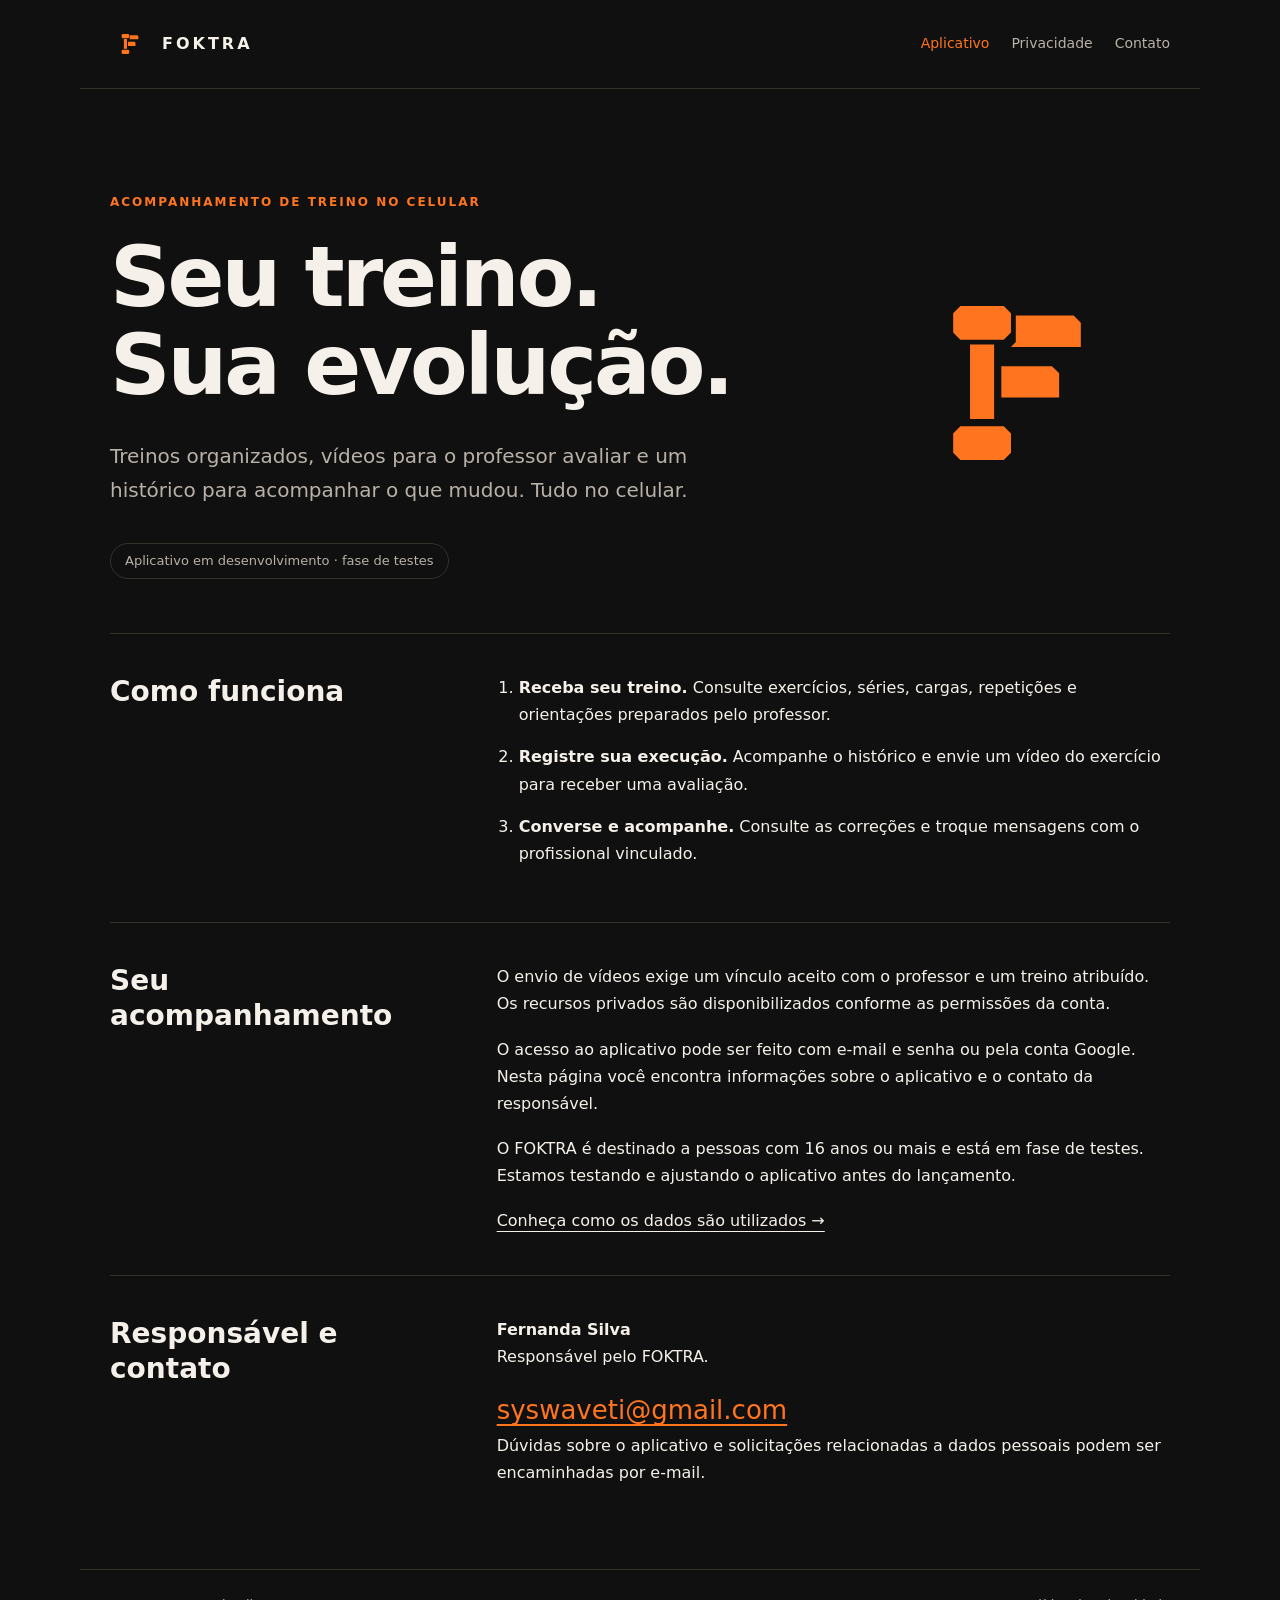
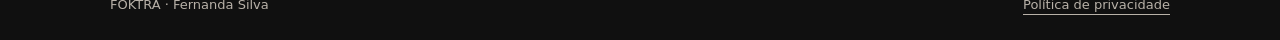
<file: index.html>
<!doctype html><html lang="pt-BR"><head><meta charset="utf-8"><meta name="viewport" content="width=device-width,initial-scale=1"><meta name="theme-color" content="#101010"><title>FOKTRA — seu treino, sua evolução</title><meta name="description" content="Informações sobre o aplicativo mobile FOKTRA, responsável e privacidade."><link rel="icon" href="./logo.svg"><link rel="stylesheet" href="./style.css"></head><body><a class="skip" href="#conteudo">Ir para o conteúdo</a><header><a class="brand" href="./" aria-label="FOKTRA início"><img src="./logo.svg" alt="">FOKTRA</a><nav aria-label="Navegação"><a href="./" aria-current="page">Aplicativo</a><a href="./privacidade.html">Privacidade</a><a href="#contato">Contato</a></nav></header><main id="conteudo"><section class="hero"><div><span class="eyebrow">Acompanhamento de treino no celular</span><h1>Seu treino.<br>Sua evolução.</h1><p class="lead">Treinos organizados, vídeos para o professor avaliar e um histórico para acompanhar o que mudou. Tudo no celular.</p><span class="status">Aplicativo em desenvolvimento · fase de testes</span></div><img class="hero-logo" src="./logo.svg" alt="Símbolo geométrico F da marca FOKTRA"></section><section class="section"><h2>Como funciona</h2><ol class="steps"><li><strong>Receba seu treino.</strong> Consulte exercícios, séries, cargas, repetições e orientações preparados pelo professor.</li><li><strong>Registre sua execução.</strong> Acompanhe o histórico e envie um vídeo do exercício para receber uma avaliação.</li><li><strong>Converse e acompanhe.</strong> Consulte as correções e troque mensagens com o profissional vinculado.</li></ol></section><section class="section"><h2>Seu acompanhamento</h2><div><p>O envio de vídeos exige um vínculo aceito com o professor e um treino atribuído. Os recursos privados são disponibilizados conforme as permissões da conta.</p><p>O acesso ao aplicativo pode ser feito com e-mail e senha ou pela conta Google. Nesta página você encontra informações sobre o aplicativo e o contato da responsável.</p><p>O FOKTRA é destinado a pessoas com 16 anos ou mais e está em fase de testes. Estamos testando e ajustando o aplicativo antes do lançamento.</p><a href="./privacidade.html">Conheça como os dados são utilizados →</a></div></section><section class="section" id="contato"><h2>Responsável e contato</h2><div><p><strong>Fernanda Silva</strong><br>Responsável pelo FOKTRA.</p><a class="contact" href="mailto:syswaveti@gmail.com">syswaveti@gmail.com</a><p>Dúvidas sobre o aplicativo e solicitações relacionadas a dados pessoais podem ser encaminhadas por e-mail.</p></div></section></main><footer><span>FOKTRA · Fernanda Silva</span><a href="./privacidade.html">Política de privacidade</a></footer></body></html>
</file>
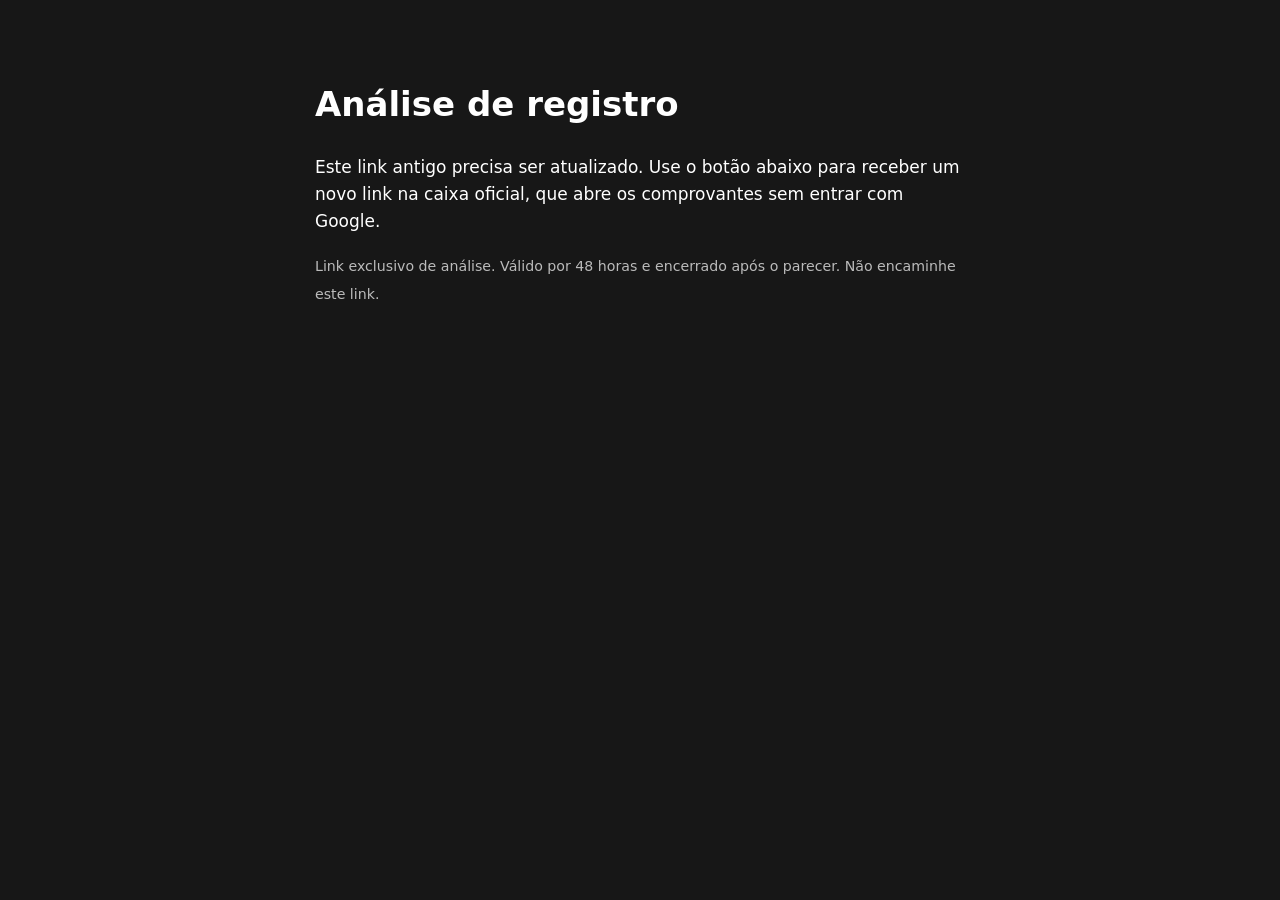
<file: analise.html>
<!doctype html><html lang="pt-BR"><head><meta charset="utf-8"><meta name="viewport" content="width=device-width,initial-scale=1"><meta name="referrer" content="no-referrer"><meta http-equiv="Content-Security-Policy" content="default-src 'none'; script-src 'self'; style-src 'unsafe-inline'; connect-src https://ktjfjfcrkgtgzikebhed.supabase.co; img-src blob:; frame-src blob:; base-uri 'none'; form-action 'none'"><title>FOKTRA — Análise protegida</title><style>body{font:17px system-ui;background:#171717;color:#fff;max-width:650px;margin:30px auto;padding:24px;line-height:1.6}button,a.btn{display:block;padding:16px;background:#e85d04;color:white;border:0;border-radius:12px;margin:12px 0;font:inherit;cursor:pointer}button:disabled{opacity:.5}input,textarea,select{display:block;box-sizing:border-box;width:100%;padding:12px;margin:8px 0 18px;background:#292929;color:white;border:1px solid #777;border-radius:8px;font:inherit}img,iframe{width:100%;border:0}iframe{height:65vh}img{max-height:420px;object-fit:contain}small{color:#bbb}[hidden]{display:none!important}#status{white-space:pre-wrap}a{color:#ff9c63}</style><script src="analise.js?v=review-20261110-1" defer></script></head><body><h1>Análise de registro</h1><p id="status" role="status">Conferindo solicitação…</p><button id="resend" hidden>ENVIAR NOVO LINK AO GMAIL DA ADMINISTRAÇÃO</button><small id="hint">Link exclusivo de análise. Válido por 48 horas e encerrado após o parecer. Não encaminhe este link.</small><section id="review" hidden><h2 id="professional"></h2><p id="registration"></p><div id="documents"></div><form id="verdict"><label>Comentário para o profissional (obrigatório)<textarea id="reason" required maxlength="1000"></textarea></label><label>Evidência da consulta ao conselho<textarea id="evidence" maxlength="1000"></textarea></label><label>Validade da aprovação<input type="date" id="expires"></label><button id="approve" type="submit" value="approved">APROVAR DOCUMENTO</button><button type="submit" value="rejected" style="background:#9b2929">RECUSAR DOCUMENTO</button></form></section></body></html>
</file>
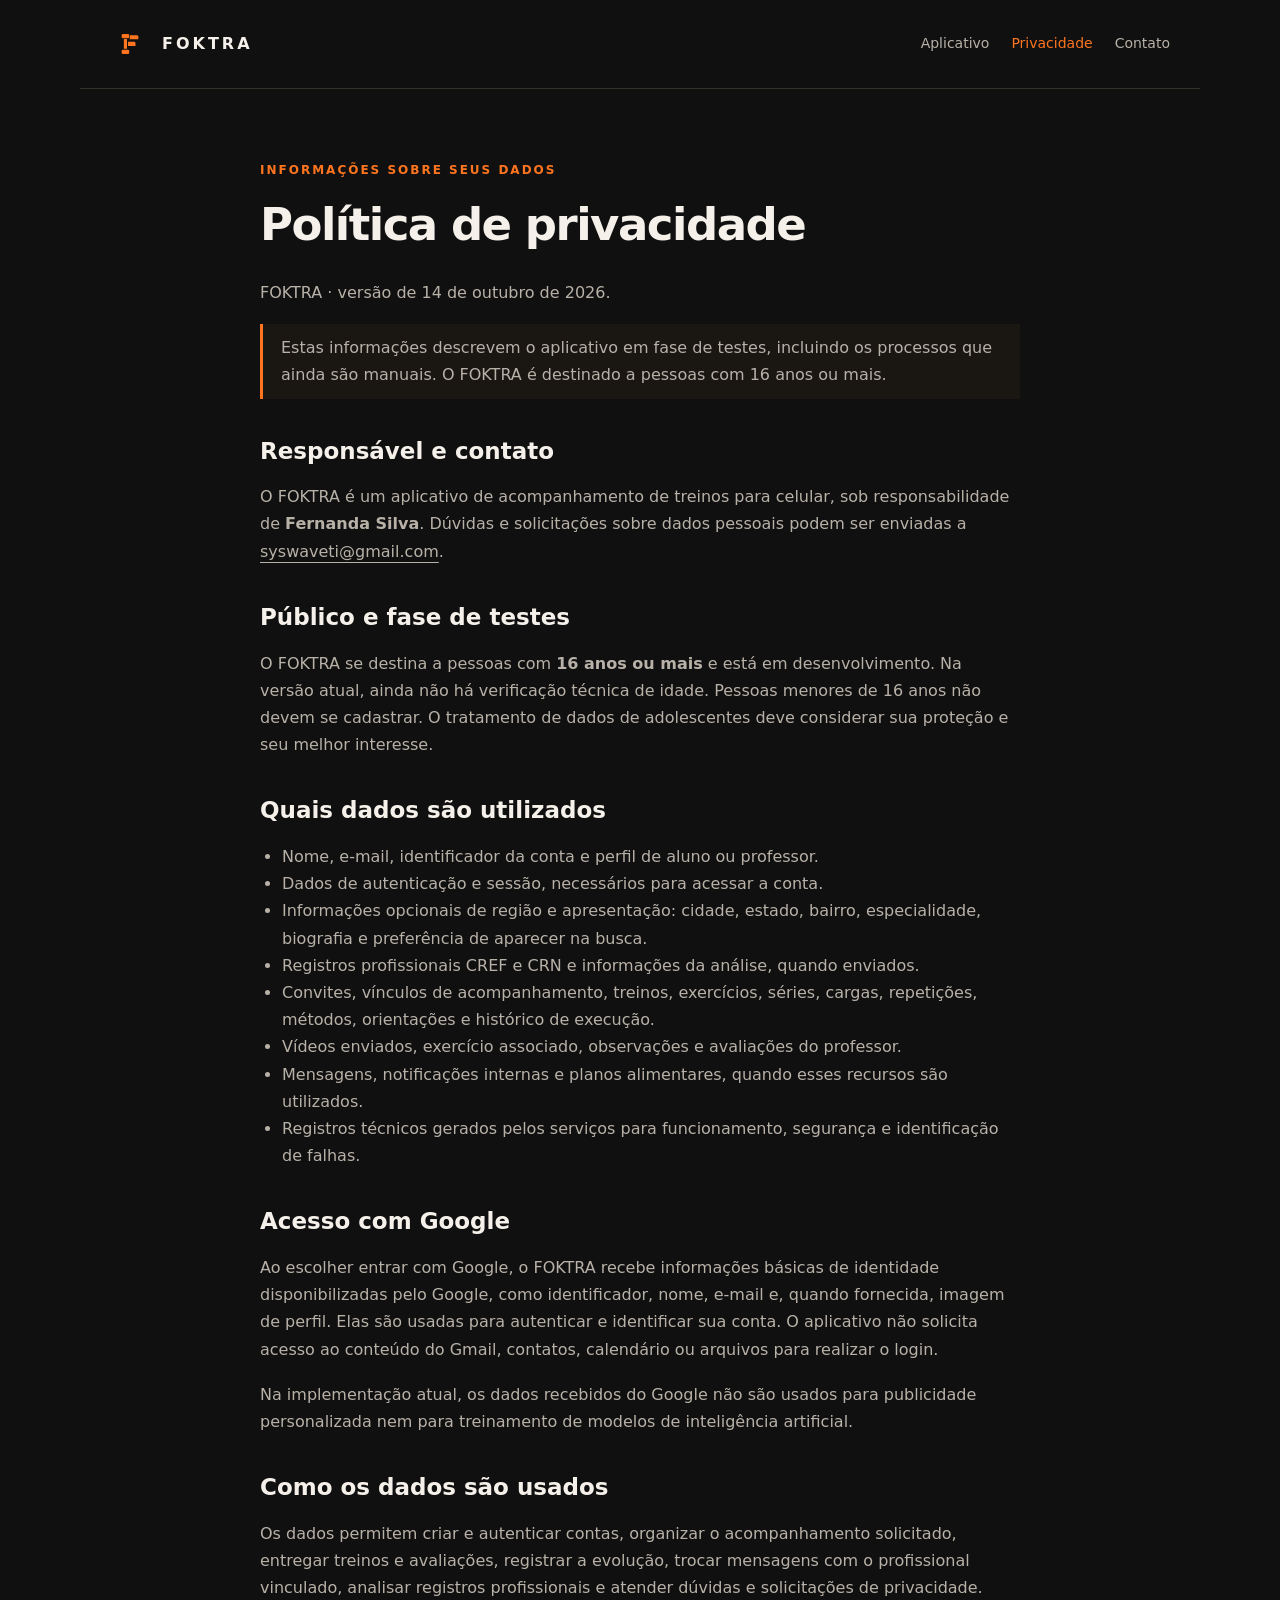
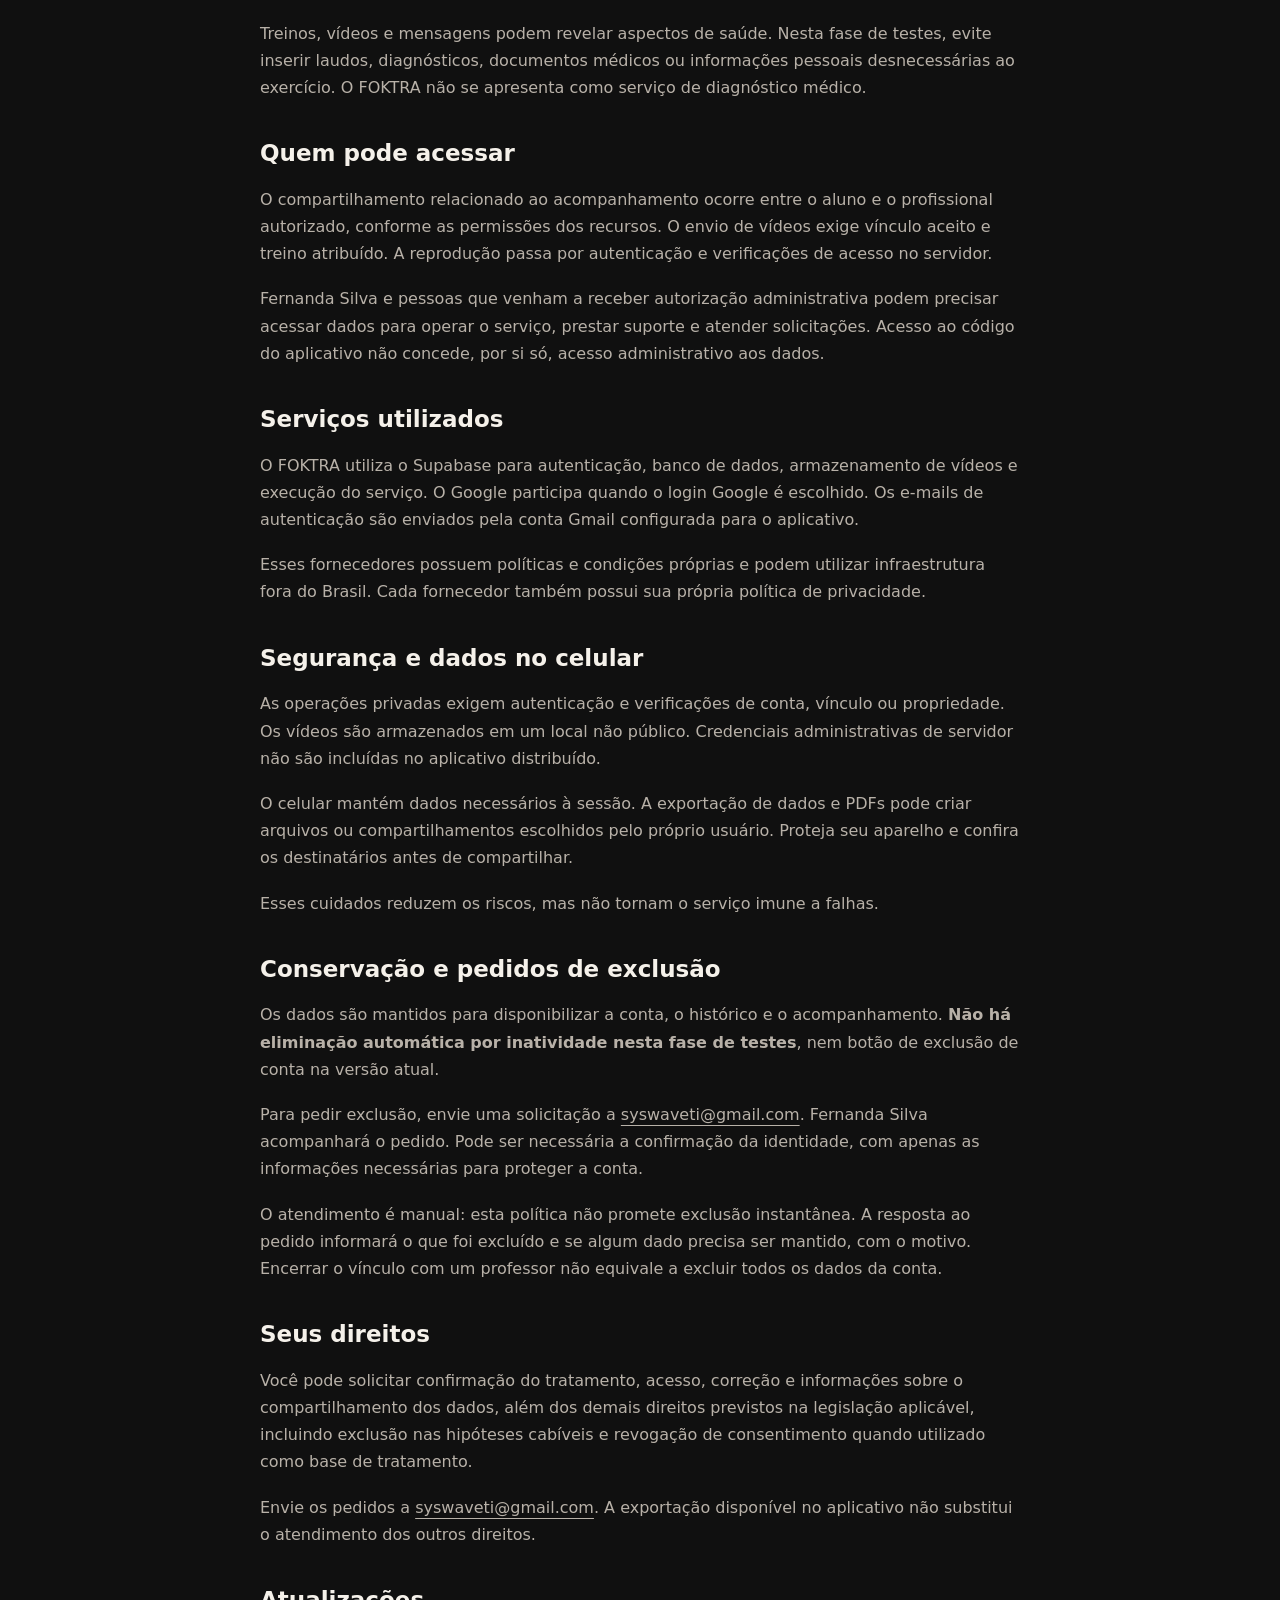
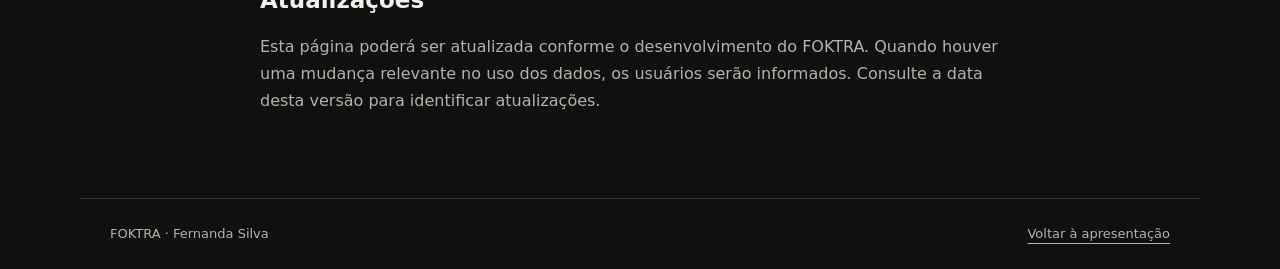
<file: privacidade.html>
<!doctype html><html lang="pt-BR"><head><meta charset="utf-8"><meta name="viewport" content="width=device-width,initial-scale=1"><meta name="theme-color" content="#101010"><title>Privacidade — FOKTRA</title><meta name="description" content="Dados utilizados, compartilhamento e contato de privacidade do aplicativo mobile FOKTRA."><link rel="icon" href="./logo.svg"><link rel="stylesheet" href="./style.css"></head><body><a class="skip" href="#conteudo">Ir para o conteúdo</a><header><a class="brand" href="./" aria-label="FOKTRA início"><img src="./logo.svg" alt="">FOKTRA</a><nav aria-label="Navegação"><a href="./">Aplicativo</a><a href="./privacidade.html" aria-current="page">Privacidade</a><a href="mailto:syswaveti@gmail.com">Contato</a></nav></header><main id="conteudo"><article class="copy"><span class="eyebrow">Informações sobre seus dados</span><h1>Política de privacidade</h1><p>FOKTRA · versão de 14 de outubro de 2026.</p><p class="note">Estas informações descrevem o aplicativo em fase de testes, incluindo os processos que ainda são manuais. O FOKTRA é destinado a pessoas com 16 anos ou mais.</p><section><h2>Responsável e contato</h2><p>O FOKTRA é um aplicativo de acompanhamento de treinos para celular, sob responsabilidade de <strong>Fernanda Silva</strong>. Dúvidas e solicitações sobre dados pessoais podem ser enviadas a <a href="mailto:syswaveti@gmail.com">syswaveti@gmail.com</a>.</p></section><section><h2>Público e fase de testes</h2><p>O FOKTRA se destina a pessoas com <strong>16 anos ou mais</strong> e está em desenvolvimento. Na versão atual, ainda não há verificação técnica de idade. Pessoas menores de 16 anos não devem se cadastrar. O tratamento de dados de adolescentes deve considerar sua proteção e seu melhor interesse.</p></section><section><h2>Quais dados são utilizados</h2><ul><li>Nome, e-mail, identificador da conta e perfil de aluno ou professor.</li><li>Dados de autenticação e sessão, necessários para acessar a conta.</li><li>Informações opcionais de região e apresentação: cidade, estado, bairro, especialidade, biografia e preferência de aparecer na busca.</li><li>Registros profissionais CREF e CRN e informações da análise, quando enviados.</li><li>Convites, vínculos de acompanhamento, treinos, exercícios, séries, cargas, repetições, métodos, orientações e histórico de execução.</li><li>Vídeos enviados, exercício associado, observações e avaliações do professor.</li><li>Mensagens, notificações internas e planos alimentares, quando esses recursos são utilizados.</li><li>Registros técnicos gerados pelos serviços para funcionamento, segurança e identificação de falhas.</li></ul></section><section><h2>Acesso com Google</h2><p>Ao escolher entrar com Google, o FOKTRA recebe informações básicas de identidade disponibilizadas pelo Google, como identificador, nome, e-mail e, quando fornecida, imagem de perfil. Elas são usadas para autenticar e identificar sua conta. O aplicativo não solicita acesso ao conteúdo do Gmail, contatos, calendário ou arquivos para realizar o login.</p><p>Na implementação atual, os dados recebidos do Google não são usados para publicidade personalizada nem para treinamento de modelos de inteligência artificial.</p></section><section><h2>Como os dados são usados</h2><p>Os dados permitem criar e autenticar contas, organizar o acompanhamento solicitado, entregar treinos e avaliações, registrar a evolução, trocar mensagens com o profissional vinculado, analisar registros profissionais e atender dúvidas e solicitações de privacidade.</p><p>Treinos, vídeos e mensagens podem revelar aspectos de saúde. Nesta fase de testes, evite inserir laudos, diagnósticos, documentos médicos ou informações pessoais desnecessárias ao exercício. O FOKTRA não se apresenta como serviço de diagnóstico médico.</p></section><section><h2>Quem pode acessar</h2><p>O compartilhamento relacionado ao acompanhamento ocorre entre o aluno e o profissional autorizado, conforme as permissões dos recursos. O envio de vídeos exige vínculo aceito e treino atribuído. A reprodução passa por autenticação e verificações de acesso no servidor.</p><p>Fernanda Silva e pessoas que venham a receber autorização administrativa podem precisar acessar dados para operar o serviço, prestar suporte e atender solicitações. Acesso ao código do aplicativo não concede, por si só, acesso administrativo aos dados.</p></section><section><h2>Serviços utilizados</h2><p>O FOKTRA utiliza o Supabase para autenticação, banco de dados, armazenamento de vídeos e execução do serviço. O Google participa quando o login Google é escolhido. Os e-mails de autenticação são enviados pela conta Gmail configurada para o aplicativo.</p><p>Esses fornecedores possuem políticas e condições próprias e podem utilizar infraestrutura fora do Brasil. Cada fornecedor também possui sua própria política de privacidade.</p></section><section><h2>Segurança e dados no celular</h2><p>As operações privadas exigem autenticação e verificações de conta, vínculo ou propriedade. Os vídeos são armazenados em um local não público. Credenciais administrativas de servidor não são incluídas no aplicativo distribuído.</p><p>O celular mantém dados necessários à sessão. A exportação de dados e PDFs pode criar arquivos ou compartilhamentos escolhidos pelo próprio usuário. Proteja seu aparelho e confira os destinatários antes de compartilhar.</p><p>Esses cuidados reduzem os riscos, mas não tornam o serviço imune a falhas.</p></section><section><h2>Conservação e pedidos de exclusão</h2><p>Os dados são mantidos para disponibilizar a conta, o histórico e o acompanhamento. <strong>Não há eliminação automática por inatividade nesta fase de testes</strong>, nem botão de exclusão de conta na versão atual.</p><p>Para pedir exclusão, envie uma solicitação a <a href="mailto:syswaveti@gmail.com">syswaveti@gmail.com</a>. Fernanda Silva acompanhará o pedido. Pode ser necessária a confirmação da identidade, com apenas as informações necessárias para proteger a conta.</p><p>O atendimento é manual: esta política não promete exclusão instantânea. A resposta ao pedido informará o que foi excluído e se algum dado precisa ser mantido, com o motivo. Encerrar o vínculo com um professor não equivale a excluir todos os dados da conta.</p></section><section><h2>Seus direitos</h2><p>Você pode solicitar confirmação do tratamento, acesso, correção e informações sobre o compartilhamento dos dados, além dos demais direitos previstos na legislação aplicável, incluindo exclusão nas hipóteses cabíveis e revogação de consentimento quando utilizado como base de tratamento.</p><p>Envie os pedidos a <a href="mailto:syswaveti@gmail.com">syswaveti@gmail.com</a>. A exportação disponível no aplicativo não substitui o atendimento dos outros direitos.</p></section><section><h2>Atualizações</h2><p>Esta página poderá ser atualizada conforme o desenvolvimento do FOKTRA. Quando houver uma mudança relevante no uso dos dados, os usuários serão informados. Consulte a data desta versão para identificar atualizações.</p></section></article></main><footer><span>FOKTRA · Fernanda Silva</span><a href="./">Voltar à apresentação</a></footer></body></html>
</file>
<file: style.css>
:root{color-scheme:dark;--bg:#101010;--text:#f5f1ea;--muted:#b8b1a8;--accent:#ff751f;--line:#35312b}*{box-sizing:border-box}html{scroll-behavior:smooth}body{margin:0;background:var(--bg);color:var(--text);font:16px/1.7 system-ui,-apple-system,Segoe UI,sans-serif}a{color:inherit;text-underline-offset:5px}header,main,footer{max-width:1120px;margin:auto;padding:24px 30px}header{display:flex;justify-content:space-between;align-items:center;border-bottom:1px solid var(--line)}.brand{display:flex;align-items:center;gap:12px;text-decoration:none;font-weight:800;letter-spacing:3px}.brand img{width:40px;height:40px}nav{display:flex;gap:22px;font-size:14px}nav a{text-decoration:none;color:var(--muted)}nav a[aria-current]{color:var(--accent)}.hero{display:grid;grid-template-columns:1.4fr .6fr;gap:40px;align-items:center;padding:74px 0 54px}.eyebrow{color:var(--accent);letter-spacing:2px;font-size:12px;font-weight:700;text-transform:uppercase}h1{font-size:clamp(42px,7vw,84px);line-height:1.04;letter-spacing:-3px;margin:20px 0 30px}h2{font-size:28px;line-height:1.25;margin:0 0 18px}p{margin:0 0 18px}.lead{color:var(--muted);font-size:20px;max-width:620px}.hero-logo{width:100%;max-width:310px}.status{display:inline-block;border:1px solid var(--line);border-radius:999px;padding:6px 14px;color:var(--muted);font-size:13px;margin-top:18px}.section{border-top:1px solid var(--line);padding:40px 0;display:grid;grid-template-columns:1fr 2fr;gap:50px}.steps{margin:0;padding-left:22px}.steps li{padding-bottom:15px}.copy{max-width:760px;margin:auto;padding:42px 0}.copy h1{font-size:45px;letter-spacing:-1.5px}.copy h2{font-size:23px;margin-top:38px}.copy ul{padding-left:22px}.copy p,.copy li{color:var(--muted)}.note{border-left:3px solid var(--accent);padding:10px 18px;background:#1a1713}.contact{font-size:clamp(18px,4vw,26px);color:var(--accent);overflow-wrap:anywhere}footer{border-top:1px solid var(--line);display:flex;justify-content:space-between;gap:20px;color:var(--muted);font-size:13px}.skip{position:absolute;left:-9999px}.skip:focus{left:20px;top:10px;background:#000;padding:10px;z-index:2}@media(max-width:640px){header,main,footer{padding:22px}header{align-items:flex-start;gap:18px;flex-wrap:wrap}nav{gap:18px}.hero{grid-template-columns:1fr;padding-top:40px;gap:12px}.hero-logo{max-width:155px;justify-self:start;grid-row:1}.section{grid-template-columns:1fr;gap:12px}.lead{font-size:18px}footer{flex-direction:column}.copy h1{font-size:36px}}
</file>
